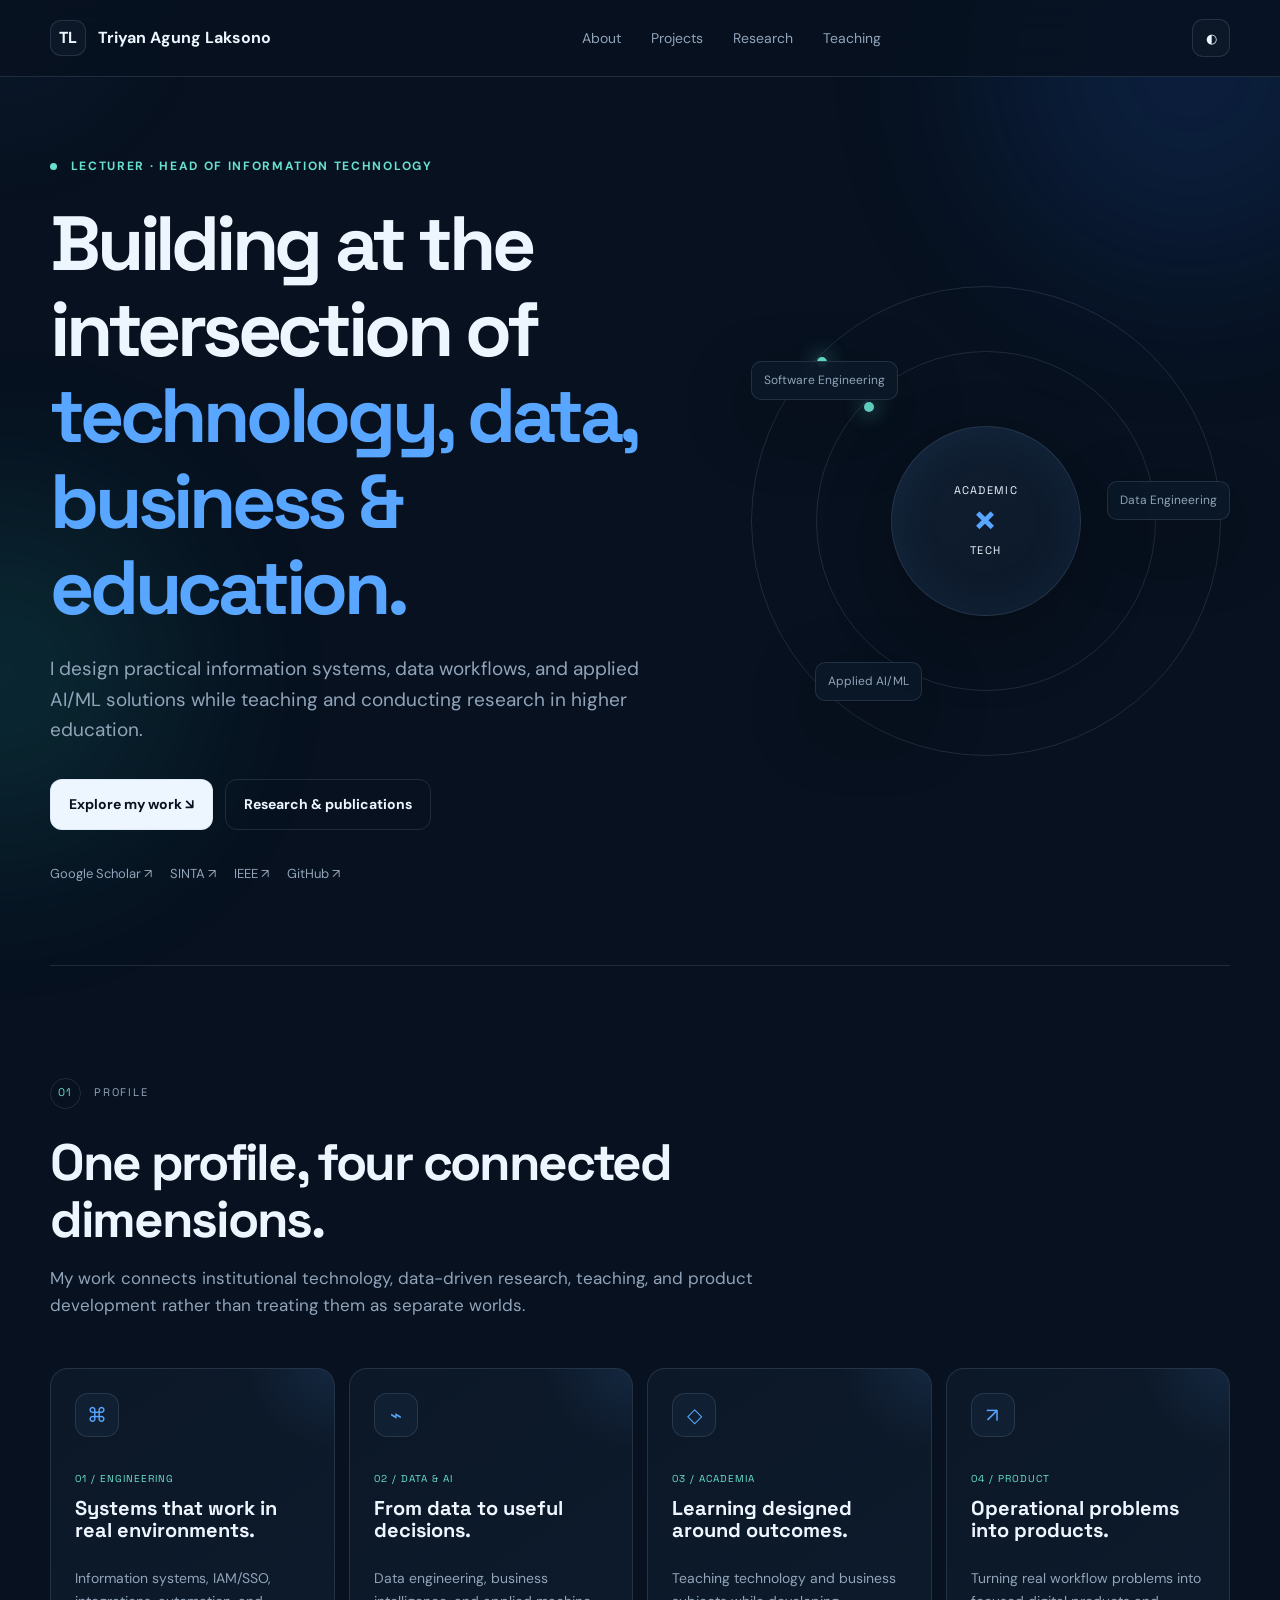
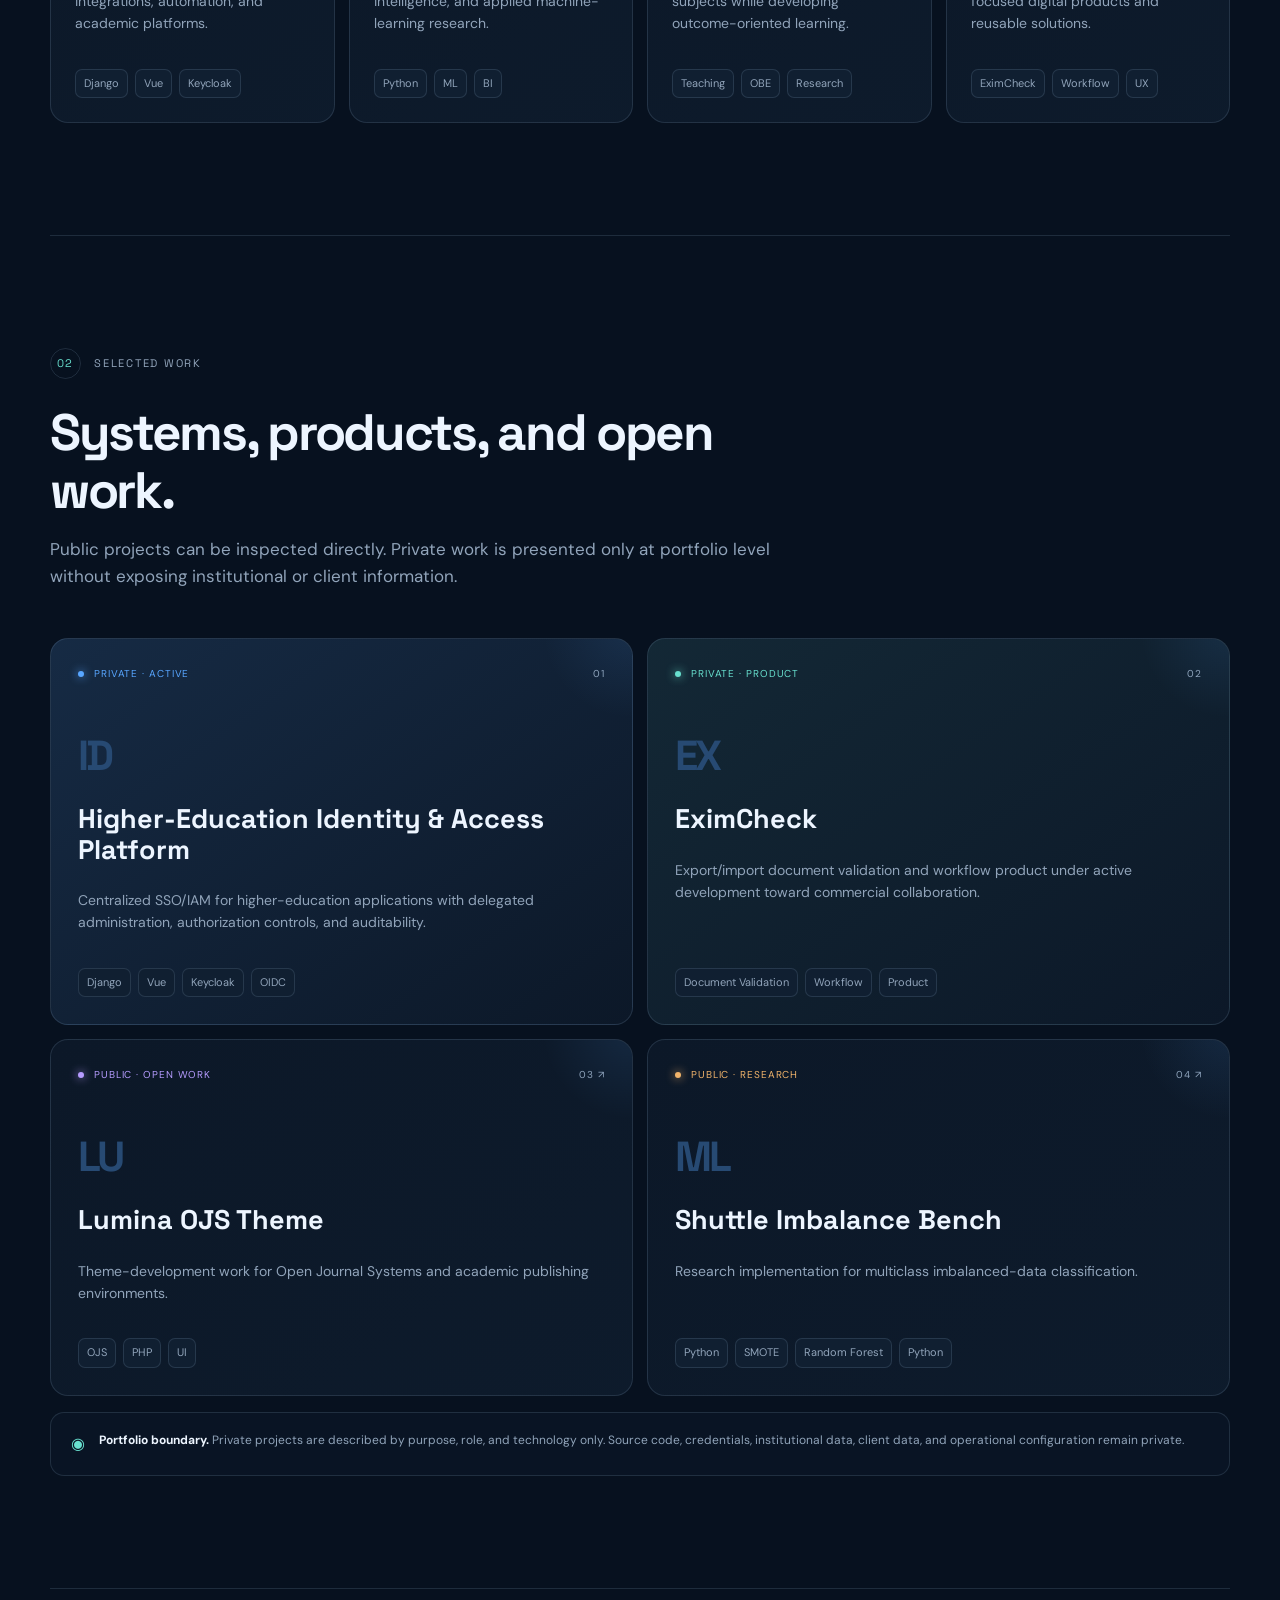
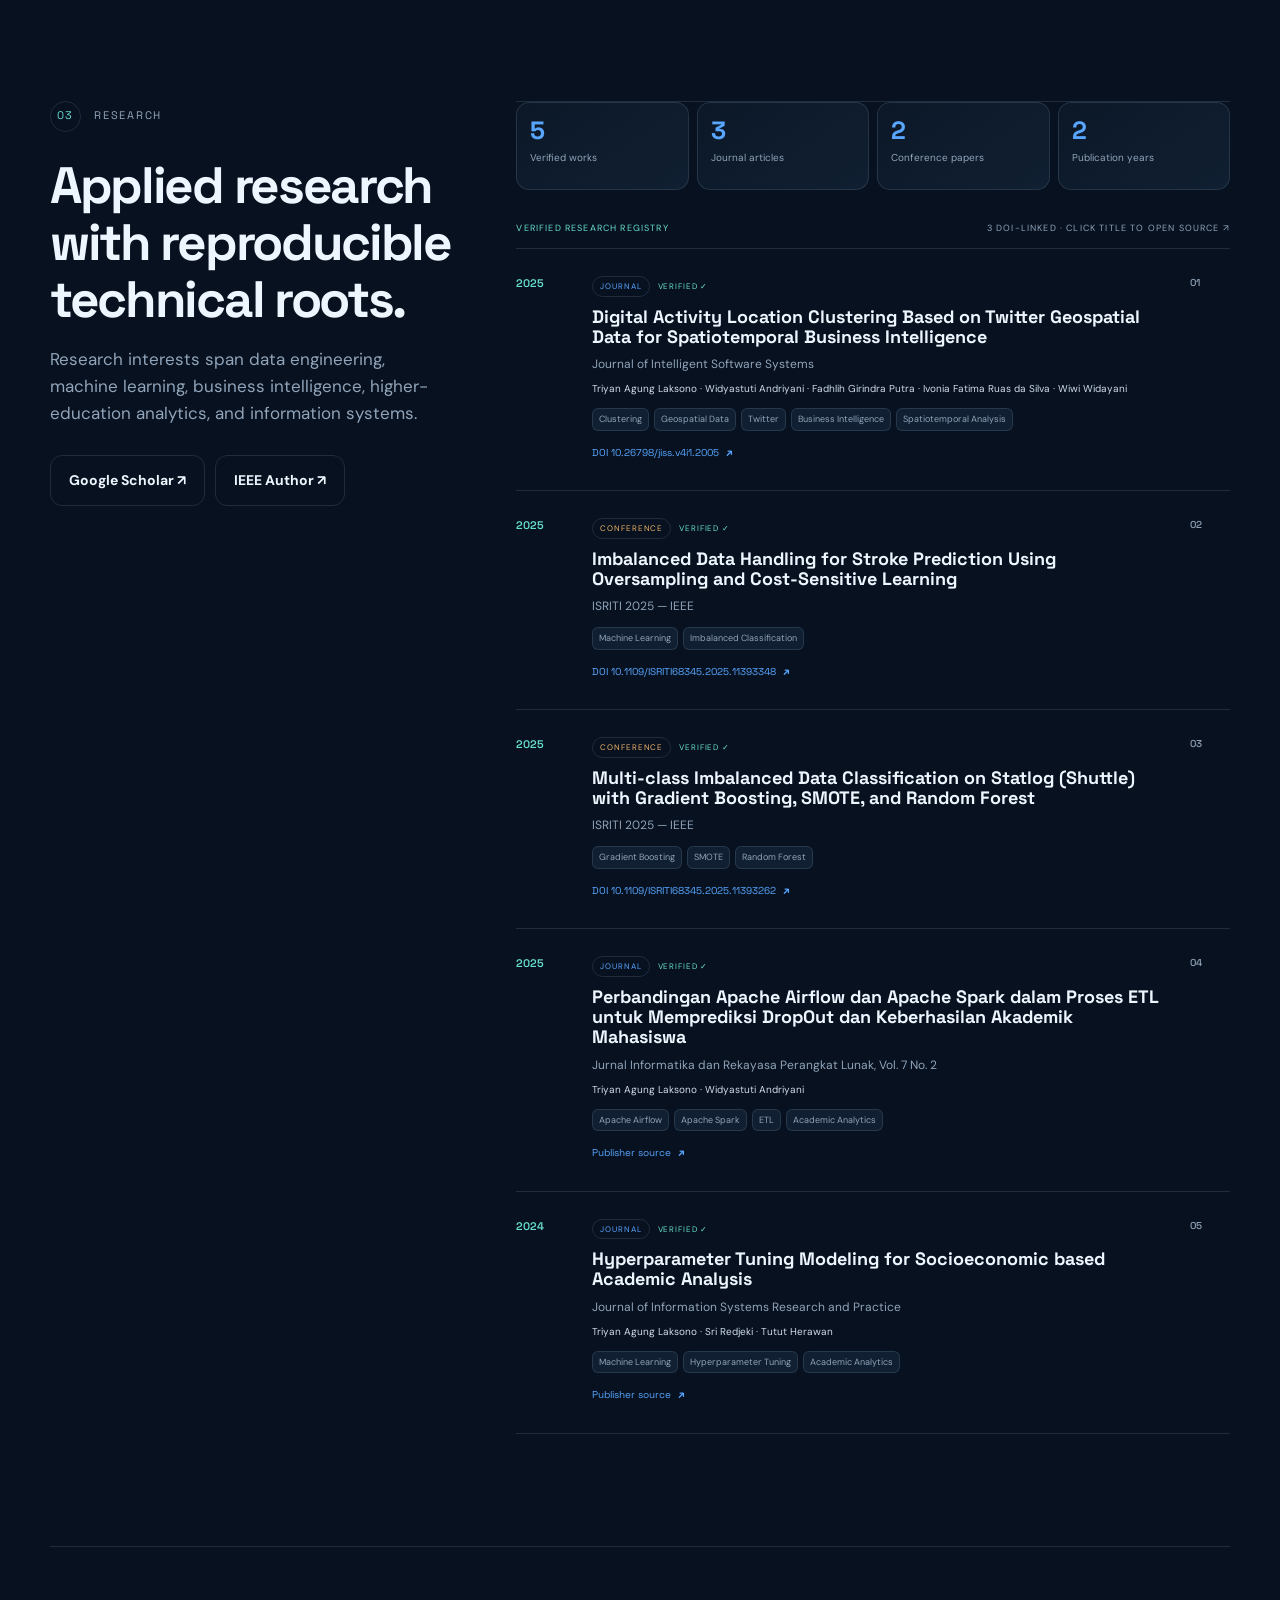
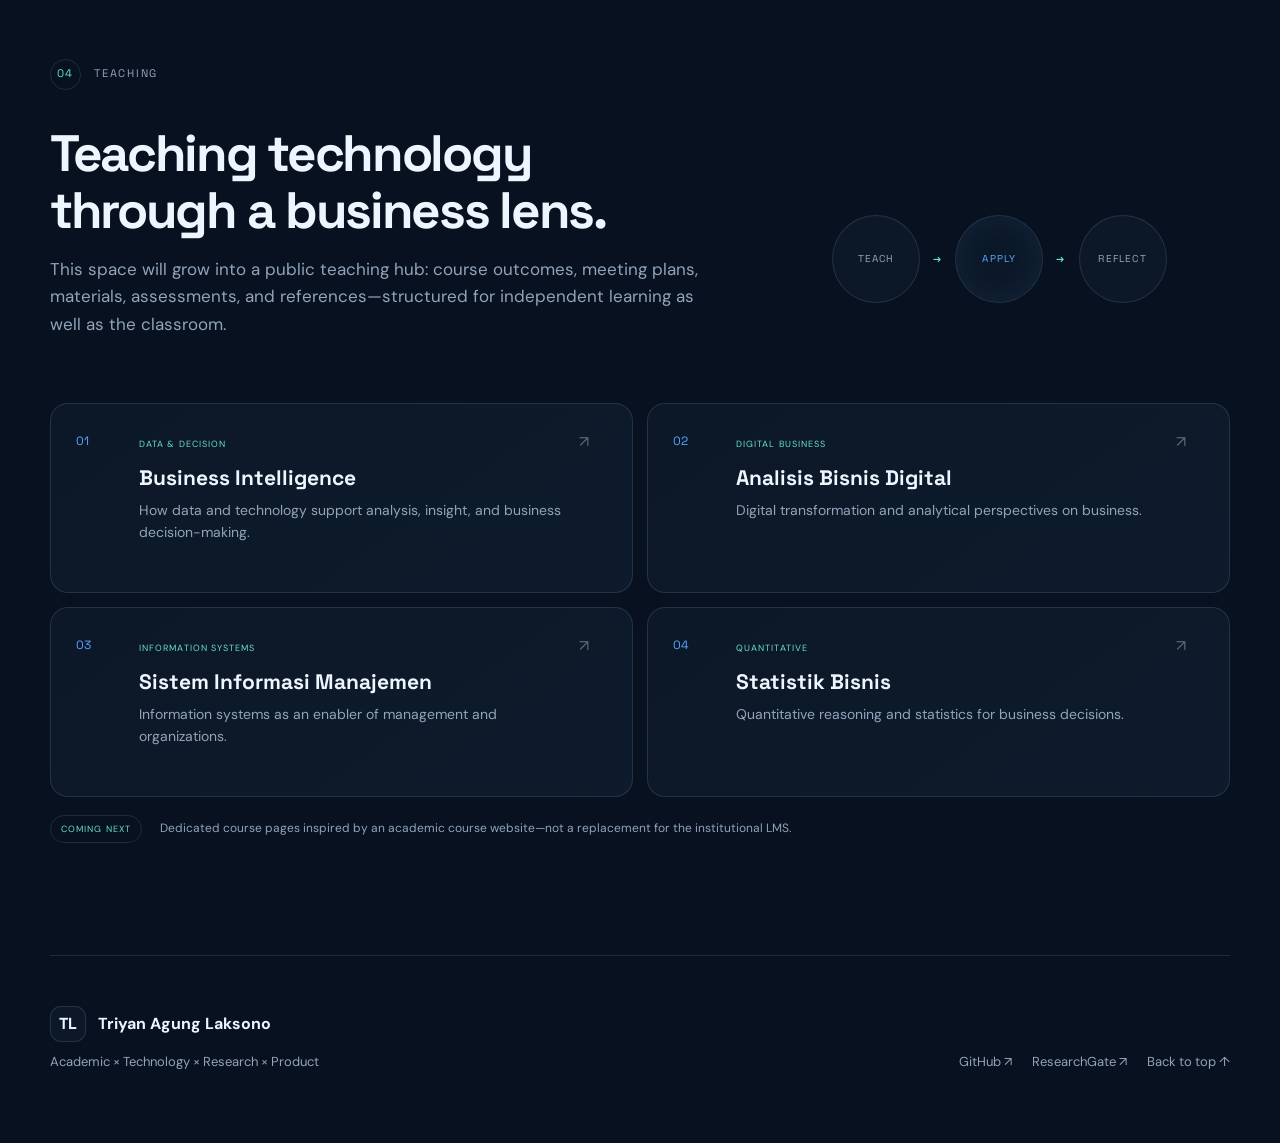
<file: index.html>
<!doctype html>
<html lang="en">
<head>
  <meta charset="UTF-8" />
  <meta name="viewport" content="width=device-width, initial-scale=1.0" />
  <meta name="description" content="Triyan Agung Laksono — Lecturer, Head of Information Technology, software and data practitioner, and applied AI/ML researcher." />
  <meta name="theme-color" content="#07111f" />
  <title>Triyan Agung Laksono — Academic × Technology</title>
  <link rel="preconnect" href="https://fonts.googleapis.com"><link rel="preconnect" href="https://fonts.gstatic.com" crossorigin>
  <link href="https://fonts.googleapis.com/css2?family=DM+Sans:wght@400;500;600;700&family=Space+Grotesk:wght@500;600;700&display=swap" rel="stylesheet">
  <link rel="stylesheet" href="./style.css" />
</head>
<body>
  <div class="ambient ambient-a"></div><div class="ambient ambient-b"></div><div id="spotlight" class="spotlight"></div>
  <header class="nav-wrap"><nav class="nav shell" aria-label="Primary navigation">
    <a class="brand" href="#home"><span class="brand-mark">TL</span><span>Triyan Agung Laksono</span></a>
    <div class="nav-links"><a href="#about">About</a><a href="#work">Projects</a><a href="#research">Research</a><a href="#teaching">Teaching</a></div>
    <button id="themeToggle" class="icon-btn" aria-label="Toggle theme" title="Toggle light/dark theme">◐</button>
  </nav></header>

  <main>
    <section id="home" class="hero shell">
      <div class="hero-copy reveal"><div class="eyebrow"><span class="pulse"></span> Lecturer · Head of Information Technology</div>
        <h1>Building at the intersection of <span>technology, data, business & education.</span></h1>
        <p class="lead">I design practical information systems, data workflows, and applied AI/ML solutions while teaching and conducting research in higher education.</p>
        <div class="hero-actions"><a class="btn primary" href="#work">Explore my work <span>↘</span></a><a class="btn ghost" href="#research">Research & publications</a></div>
        <div class="profile-links" aria-label="Academic profiles"><a href="https://scholar.google.co.id/citations?user=Xi-AIG4AAAAJ&hl=id" target="_blank" rel="noreferrer">Google Scholar ↗</a><a href="https://sinta.kemdiktisaintek.go.id/authors/profile/6989433" target="_blank" rel="noreferrer">SINTA ↗</a><a href="https://ieeexplore.ieee.org/author/759850393601369" target="_blank" rel="noreferrer">IEEE ↗</a><a href="https://github.com/Triyan31" target="_blank" rel="noreferrer">GitHub ↗</a></div>
      </div>
      <div class="hero-visual reveal" aria-hidden="true"><div class="orbit orbit-one"></div><div class="orbit orbit-two"></div><div class="core"><span>ACADEMIC</span><strong>×</strong><span>TECH</span></div><div class="float-tag tag-a">Software Engineering</div><div class="float-tag tag-b">Data Engineering</div><div class="float-tag tag-c">Applied AI/ML</div></div>
    </section>

    <section id="about" class="section shell">
      <div class="section-index reveal"><span>01</span><span>PROFILE</span></div>
      <div class="section-head reveal"><h2>One profile, four connected dimensions.</h2><p>My work connects institutional technology, data-driven research, teaching, and product development rather than treating them as separate worlds.</p></div>
      <div class="pillars">
        <article class="pillar reveal"><div class="pillar-icon">⌘</div><span class="num">01 / ENGINEERING</span><h3>Systems that work in real environments.</h3><p>Information systems, IAM/SSO, integrations, automation, and academic platforms.</p><div class="chips"><span>Django</span><span>Vue</span><span>Keycloak</span></div></article>
        <article class="pillar reveal"><div class="pillar-icon">⌁</div><span class="num">02 / DATA & AI</span><h3>From data to useful decisions.</h3><p>Data engineering, business intelligence, and applied machine-learning research.</p><div class="chips"><span>Python</span><span>ML</span><span>BI</span></div></article>
        <article class="pillar reveal"><div class="pillar-icon">◇</div><span class="num">03 / ACADEMIA</span><h3>Learning designed around outcomes.</h3><p>Teaching technology and business subjects while developing outcome-oriented learning.</p><div class="chips"><span>Teaching</span><span>OBE</span><span>Research</span></div></article>
        <article class="pillar reveal"><div class="pillar-icon">↗</div><span class="num">04 / PRODUCT</span><h3>Operational problems into products.</h3><p>Turning real workflow problems into focused digital products and reusable solutions.</p><div class="chips"><span>EximCheck</span><span>Workflow</span><span>UX</span></div></article>
      </div>
    </section>

    <section id="work" class="section shell">
      <div class="section-index reveal"><span>02</span><span>SELECTED WORK</span></div>
      <div class="section-head reveal"><h2>Systems, products, and open work.</h2><p>Public projects can be inspected directly. Private work is presented only at portfolio level without exposing institutional or client information.</p></div>
      <div class="projects">
        <article class="project project-iam featured reveal"><div class="project-top"><span class="status"><i></i> PRIVATE · ACTIVE</span><span>01</span></div><div class="project-symbol">ID</div><h3>Higher-Education Identity & Access Platform</h3><p>Centralized SSO/IAM for higher-education applications with delegated administration, authorization controls, and auditability.</p><div class="chips"><span>Django</span><span>Vue</span><span>Keycloak</span><span>OIDC</span></div></article>
        <article class="project project-product reveal"><div class="project-top"><span class="status product-status"><i></i> PRIVATE · PRODUCT</span><span>02</span></div><div class="project-symbol">EX</div><h3>EximCheck</h3><p>Export/import document validation and workflow product under active development toward commercial collaboration.</p><div class="chips"><span>Document Validation</span><span>Workflow</span><span>Product</span></div></article>
        <a class="project reveal" href="https://github.com/Triyan31/lumina-ojs-theme" target="_blank" rel="noreferrer"><div class="project-top"><span class="status public-status"><i></i> PUBLIC · OPEN WORK</span><span>03 ↗</span></div><div class="project-symbol">LU</div><h3>Lumina OJS Theme</h3><p>Theme-development work for Open Journal Systems and academic publishing environments.</p><div class="chips"><span>OJS</span><span>PHP</span><span>UI</span></div></a>
        <a class="project reveal" href="https://github.com/Triyan31/shuttle-imbalance-bench" target="_blank" rel="noreferrer"><div class="project-top"><span class="status research-status"><i></i> PUBLIC · RESEARCH</span><span>04 ↗</span></div><div class="project-symbol">ML</div><h3>Shuttle Imbalance Bench</h3><p>Research implementation for multiclass imbalanced-data classification.</p><div class="chips"><span>Python</span><span>SMOTE</span><span>Random Forest</span></div></a>
      </div>
      <div class="privacy-note reveal"><span>◉</span><p><strong>Portfolio boundary.</strong> Private projects are described by purpose, role, and technology only. Source code, credentials, institutional data, client data, and operational configuration remain private.</p></div>
    </section>

    <section id="research" class="section shell research-layout">
      <div><div class="section-index reveal"><span>03</span><span>RESEARCH</span></div><div class="section-head reveal"><h2>Applied research with reproducible technical roots.</h2><p>Research interests span data engineering, machine learning, business intelligence, higher-education analytics, and information systems.</p><div class="research-links"><a class="btn ghost" href="https://scholar.google.co.id/citations?user=Xi-AIG4AAAAJ&hl=id" target="_blank" rel="noreferrer">Google Scholar ↗</a><a class="btn ghost" href="https://ieeexplore.ieee.org/author/759850393601369" target="_blank" rel="noreferrer">IEEE Author ↗</a></div></div></div>
      <div class="publication-list reveal" aria-live="polite">
        <div class="publication-loading">Loading verified research registry…</div>
      </div>
    </section>

    <section id="teaching" class="section shell">
      <div class="section-index reveal"><span>04</span><span>TEACHING</span></div>
      <div class="teaching-intro"><div class="section-head reveal"><h2>Teaching technology through a business lens.</h2><p>This space will grow into a public teaching hub: course outcomes, meeting plans, materials, assessments, and references—structured for independent learning as well as the classroom.</p></div><div class="teaching-orbit reveal" aria-hidden="true"><span>TEACH</span><b>→</b><span>APPLY</span><b>→</b><span>REFLECT</span></div></div>
      <div class="course-grid">
        <article class="course reveal"><div class="course-no">01</div><div><span class="course-type">DATA & DECISION</span><h3>Business Intelligence</h3><p>Data, analytics, decision support, and business insight.</p></div><span class="course-arrow">↗</span></article>
        <article class="course reveal"><div class="course-no">02</div><div><span class="course-type">DIGITAL BUSINESS</span><h3>Analisis Bisnis Digital</h3><p>Digital transformation and analytical perspectives on business.</p></div><span class="course-arrow">↗</span></article>
        <article class="course reveal"><div class="course-no">03</div><div><span class="course-type">INFORMATION SYSTEMS</span><h3>Sistem Informasi Manajemen</h3><p>Information systems as an enabler of management and organizations.</p></div><span class="course-arrow">↗</span></article>
        <article class="course reveal"><div class="course-no">04</div><div><span class="course-type">QUANTITATIVE</span><h3>Statistik Bisnis</h3><p>Quantitative reasoning and statistics for business decisions.</p></div><span class="course-arrow">↗</span></article>
      </div>
      <div class="teaching-next reveal"><span>COMING NEXT</span><p>Dedicated course pages inspired by an academic course website—not a replacement for the institutional LMS.</p></div>
    </section>
  </main>

  <footer class="footer shell"><div><div class="brand footer-brand"><span class="brand-mark">TL</span><span>Triyan Agung Laksono</span></div><p>Academic × Technology × Research × Product</p></div><div class="footer-links"><a href="https://github.com/Triyan31">GitHub ↗</a><a href="https://www.researchgate.net/profile/Triyan-Laksono">ResearchGate ↗</a><a href="#home">Back to top ↑</a></div></footer>
  <script src="./script.js"></script>
</body></html>
</file>
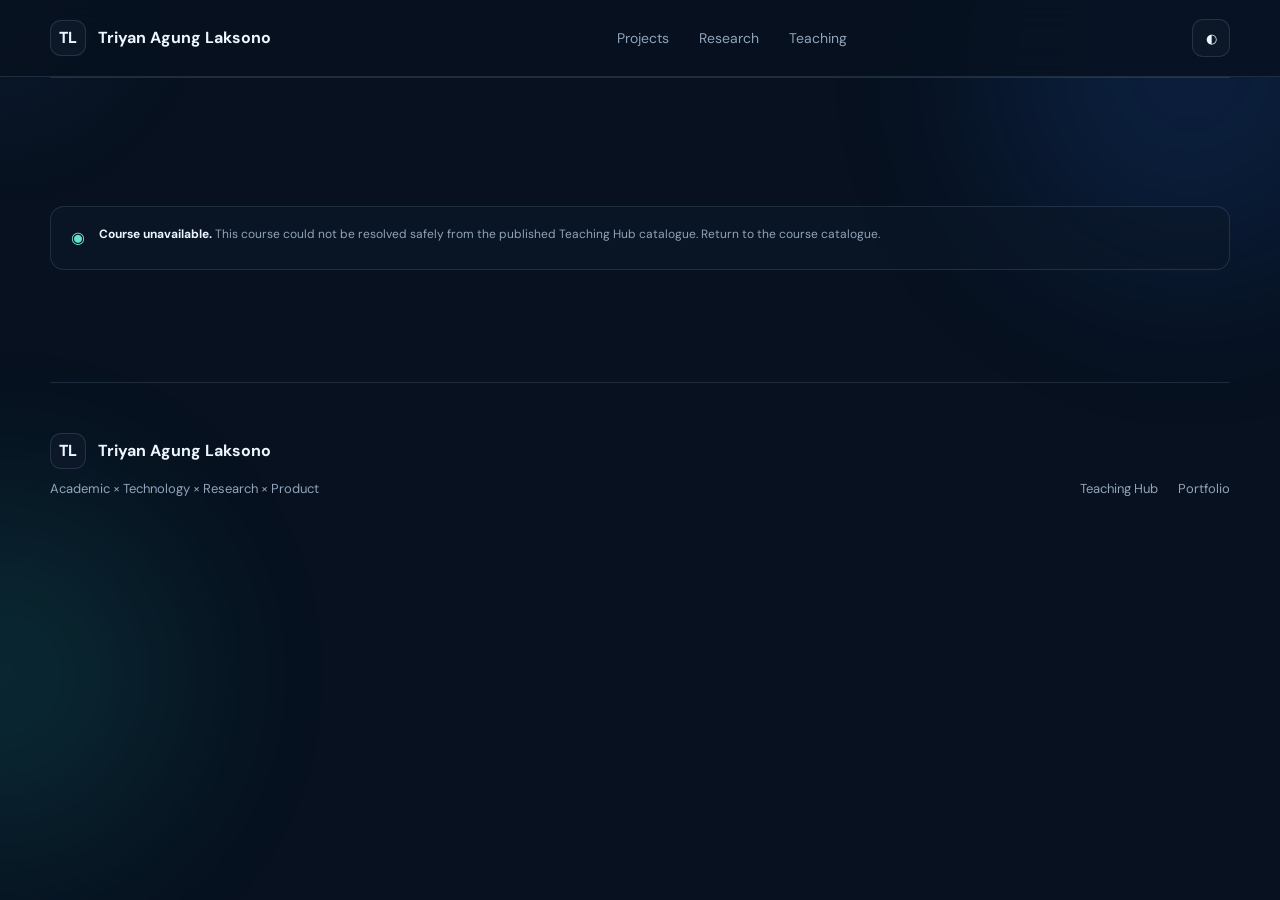
<file: course.html>
<!doctype html>
<html lang="en">
<head>
  <meta charset="UTF-8" />
  <meta name="viewport" content="width=device-width, initial-scale=1.0" />
  <meta name="description" content="Teaching Hub course profile by Triyan Agung Laksono." />
  <meta name="theme-color" content="#07111f" />
  <title>Course — Teaching Hub</title>
  <link rel="preconnect" href="https://fonts.googleapis.com"><link rel="preconnect" href="https://fonts.gstatic.com" crossorigin>
  <link href="https://fonts.googleapis.com/css2?family=DM+Sans:wght@400;500;600;700&family=Space+Grotesk:wght@500;600;700&display=swap" rel="stylesheet">
  <link rel="stylesheet" href="./style.css" />
</head>
<body>
  <div class="ambient ambient-a"></div><div class="ambient ambient-b"></div><div id="spotlight" class="spotlight"></div>
  <header class="nav-wrap"><nav class="nav shell" aria-label="Primary navigation">
    <a class="brand" href="./index.html"><span class="brand-mark">TL</span><span>Triyan Agung Laksono</span></a>
    <div class="nav-links"><a href="./index.html#work">Projects</a><a href="./index.html#research">Research</a><a href="./teaching.html" aria-current="page">Teaching</a></div>
    <button id="themeToggle" class="icon-btn" aria-label="Toggle theme" title="Toggle light/dark theme">◐</button>
  </nav></header>

  <main id="coursePage" hidden>
    <section class="hero shell teaching-hub-hero">
      <div class="hero-copy reveal visible">
        <div class="eyebrow"><span class="pulse"></span><span id="courseType"></span></div>
        <h1 id="courseTitle"></h1>
        <p id="courseDescription" class="lead"></p>
        <div class="hero-actions"><a class="btn primary" href="#course-profile">Explore course profile <span>↘</span></a><a class="btn ghost" href="./teaching.html">All courses</a></div>
      </div>
      <div class="hero-visual reveal visible" aria-hidden="true"><div class="orbit orbit-one"></div><div class="orbit orbit-two"></div><div class="core"><span>TEACH</span><strong>×</strong><span>APPLY</span></div><div class="float-tag tag-a">Focus</div><div class="float-tag tag-b">Approach</div><div class="float-tag tag-c">Tools</div></div>
    </section>

    <section id="course-profile" class="section shell">
      <div class="section-index reveal visible"><span>01</span><span>COURSE PROFILE</span></div>
      <div class="section-head reveal visible"><h2>What I teach and how I approach it.</h2><p>This public profile highlights the course focus and teaching approach. Detailed academic administration and learning activity remain in the institutional LMS.</p></div>
      <div id="courseProfile" class="pillars" hidden>
        <article class="pillar reveal visible"><div class="pillar-icon">01</div><span class="num">FOCUS</span><h3>Focus areas</h3><div id="courseFocus"></div></article>
        <article class="pillar reveal visible"><div class="pillar-icon">02</div><span class="num">APPROACH</span><h3>Teaching approach</h3><div id="courseApproach"></div></article>
        <article class="pillar reveal visible"><div class="pillar-icon">03</div><span class="num">TOOLS</span><h3>Tools</h3><div id="courseTools"></div></article>
      </div>
      <div id="courseProfilePending" class="privacy-note reveal visible" hidden><span>◉</span><p><strong>Profile in preparation.</strong> This course is published in the catalogue, while its public teaching profile is still being prepared.</p></div>
    </section>

    <section class="section shell"><div class="privacy-note reveal visible"><span>◉</span><p><strong>Public portfolio boundary.</strong> This page is a teaching profile, not a replacement for Moodle. RPS documents, course files, enrolment, attendance, quizzes, submissions, grades, and student-specific feedback are not published here.</p></div></section>
  </main>

  <main id="courseError" class="section shell" hidden>
    <div class="privacy-note teaching-error"><span>◉</span><p><strong>Course unavailable.</strong> This course could not be resolved safely from the published Teaching Hub catalogue. Return to the <a href="./teaching.html">course catalogue</a>.</p></div>
  </main>

  <footer class="footer shell"><div><div class="brand footer-brand"><span class="brand-mark">TL</span><span>Triyan Agung Laksono</span></div><p>Academic × Technology × Research × Product</p></div><div class="footer-links"><a href="./teaching.html">Teaching Hub</a><a href="./index.html">Portfolio</a></div></footer>
  <script src="./script.js"></script>
  <script src="./course.js"></script>
</body></html>
</file>
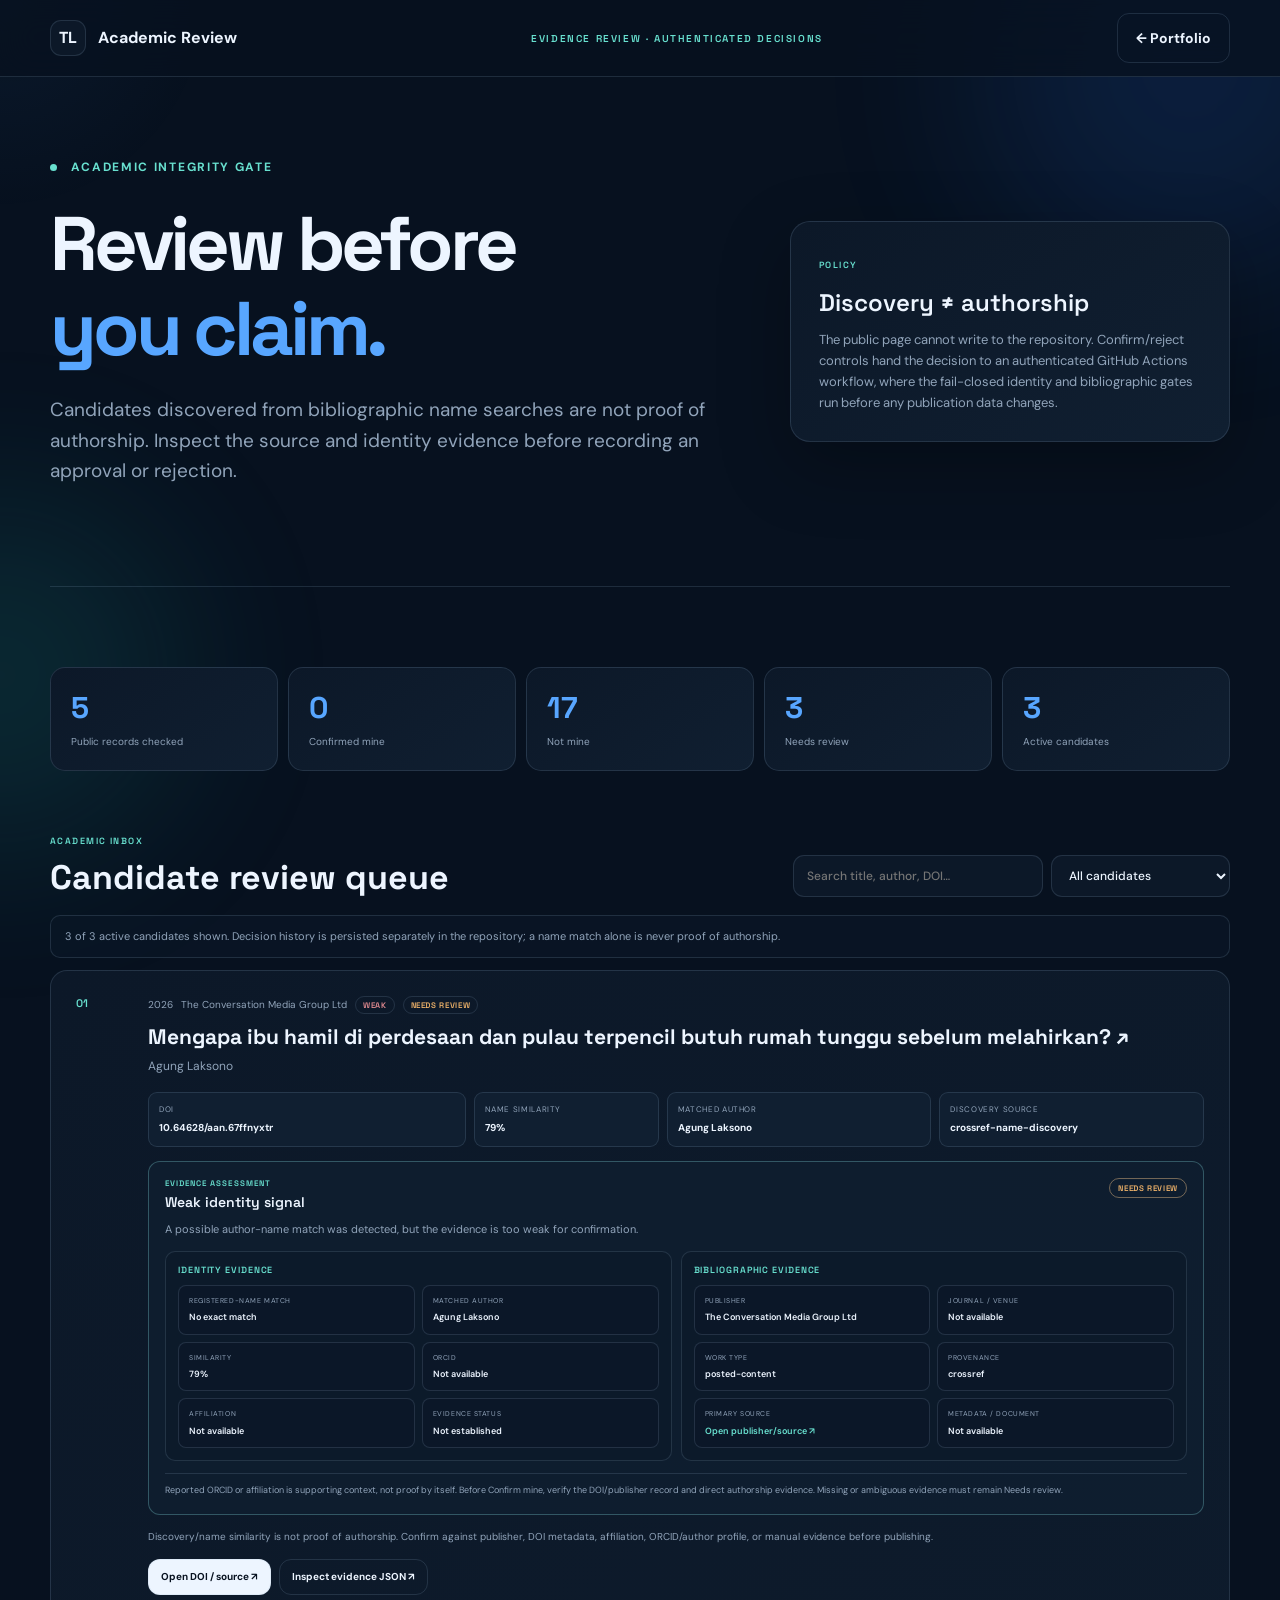
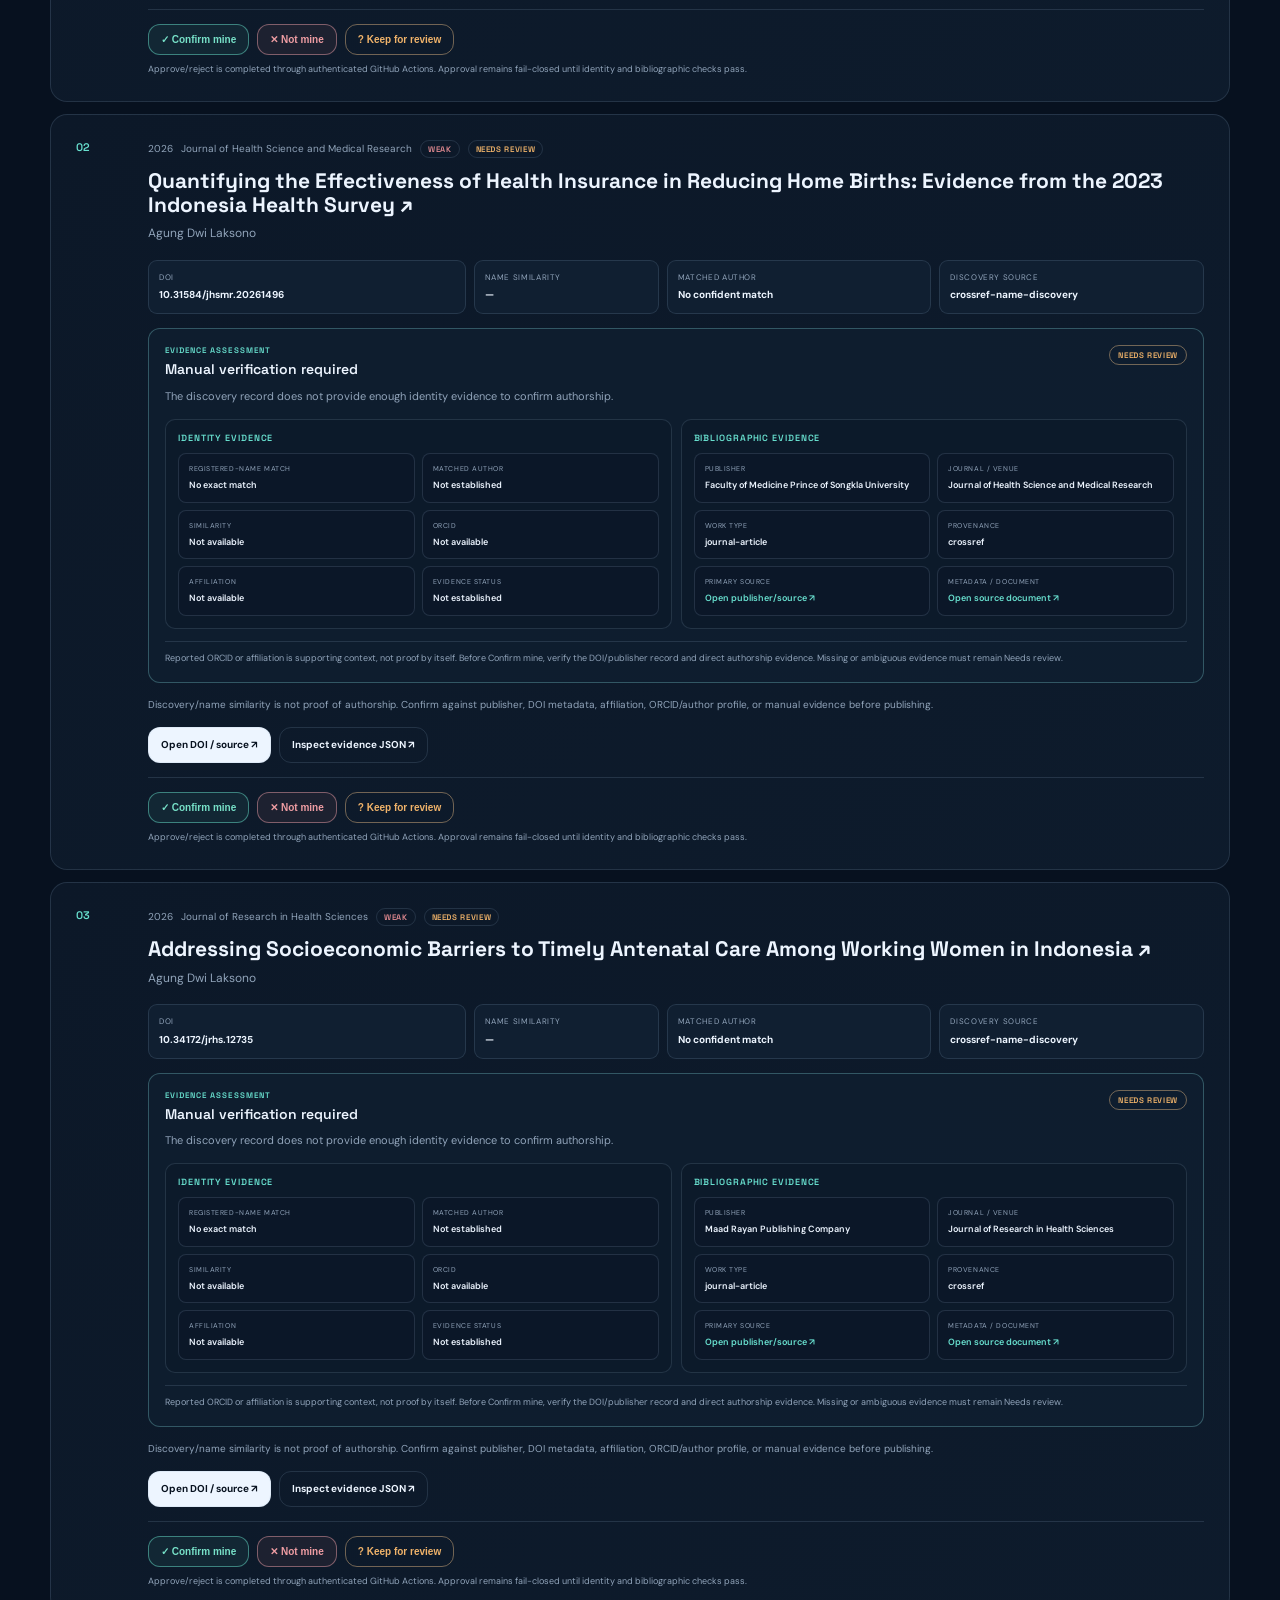
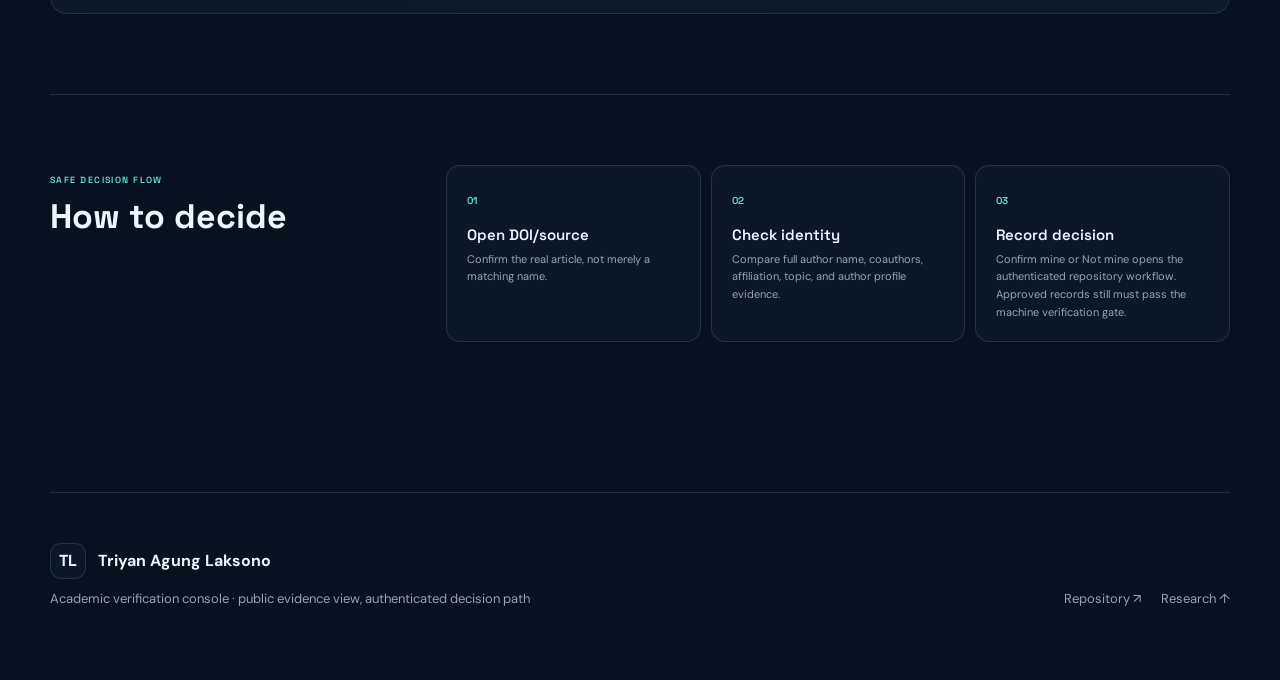
<file: review.html>
<!doctype html>
<html lang="en">
<head>
  <meta charset="UTF-8" />
  <meta name="viewport" content="width=device-width, initial-scale=1.0" />
  <meta name="robots" content="noindex,nofollow" />
  <meta name="theme-color" content="#07111f" />
  <title>Academic Review Queue — Triyan Agung Laksono</title>
  <link rel="preconnect" href="https://fonts.googleapis.com"><link rel="preconnect" href="https://fonts.gstatic.com" crossorigin>
  <link href="https://fonts.googleapis.com/css2?family=DM+Sans:wght@400;500;600;700&family=Space+Grotesk:wght@500;600;700&display=swap" rel="stylesheet">
  <link rel="stylesheet" href="./style.css" />
  <link rel="stylesheet" href="./review.css" />
</head>
<body class="review-page">
  <div class="ambient ambient-a"></div><div class="ambient ambient-b"></div><div id="spotlight" class="spotlight"></div>
  <header class="nav-wrap"><nav class="nav shell" aria-label="Review navigation">
    <a class="brand" href="./"><span class="brand-mark">TL</span><span>Academic Review</span></a>
    <div class="review-nav-note">EVIDENCE REVIEW · AUTHENTICATED DECISIONS</div>
    <a class="btn ghost" href="./#research">← Portfolio</a>
  </nav></header>
  <main class="review-shell shell">
    <section class="review-hero">
      <div><div class="eyebrow"><span class="pulse"></span> Academic integrity gate</div><h1>Review before <span>you claim.</span></h1><p class="lead">Candidates discovered from bibliographic name searches are not proof of authorship. Inspect the source and identity evidence before recording an approval or rejection.</p></div>
      <div class="review-policy"><span>POLICY</span><strong>Discovery ≠ authorship</strong><p>The public page cannot write to the repository. Confirm/reject controls hand the decision to an authenticated GitHub Actions workflow, where the fail-closed identity and bibliographic gates run before any publication data changes.</p></div>
    </section>
    <section class="review-dashboard">
      <div id="reviewStats" class="review-stats"></div>
      <div class="review-toolbar"><div><span class="section-kicker">ACADEMIC INBOX</span><h2>Candidate review queue</h2></div><div class="review-controls"><input id="reviewSearch" type="search" placeholder="Search title, author, DOI…" aria-label="Search candidates"><select id="reviewFilter" aria-label="Filter candidates"><option value="all">All candidates</option><option value="strong">Stronger name match</option><option value="weak">Weak / no name match</option></select></div></div>
      <div id="reviewNotice" class="review-notice">Loading the latest verification report…</div>
      <div id="reviewQueue" class="review-queue"></div>
    </section>
    <section class="review-how"><div><span class="section-kicker">SAFE DECISION FLOW</span><h2>How to decide</h2></div><div class="review-steps"><article><b>01</b><strong>Open DOI/source</strong><p>Confirm the real article, not merely a matching name.</p></article><article><b>02</b><strong>Check identity</strong><p>Compare full author name, coauthors, affiliation, topic, and author profile evidence.</p></article><article><b>03</b><strong>Record decision</strong><p>Confirm mine or Not mine opens the authenticated repository workflow. Approved records still must pass the machine verification gate.</p></article></div></section>
  </main>
  <footer class="footer shell"><div><div class="brand footer-brand"><span class="brand-mark">TL</span><span>Triyan Agung Laksono</span></div><p>Academic verification console · public evidence view, authenticated decision path</p></div><div class="footer-links"><a href="https://github.com/Triyan31/Triyan31.github.io" target="_blank" rel="noreferrer">Repository ↗</a><a href="./#research">Research ↑</a></div></footer>
  <script src="./review-integrity.js"></script>
  <script src="./review.js"></script>
</body></html>
</file>
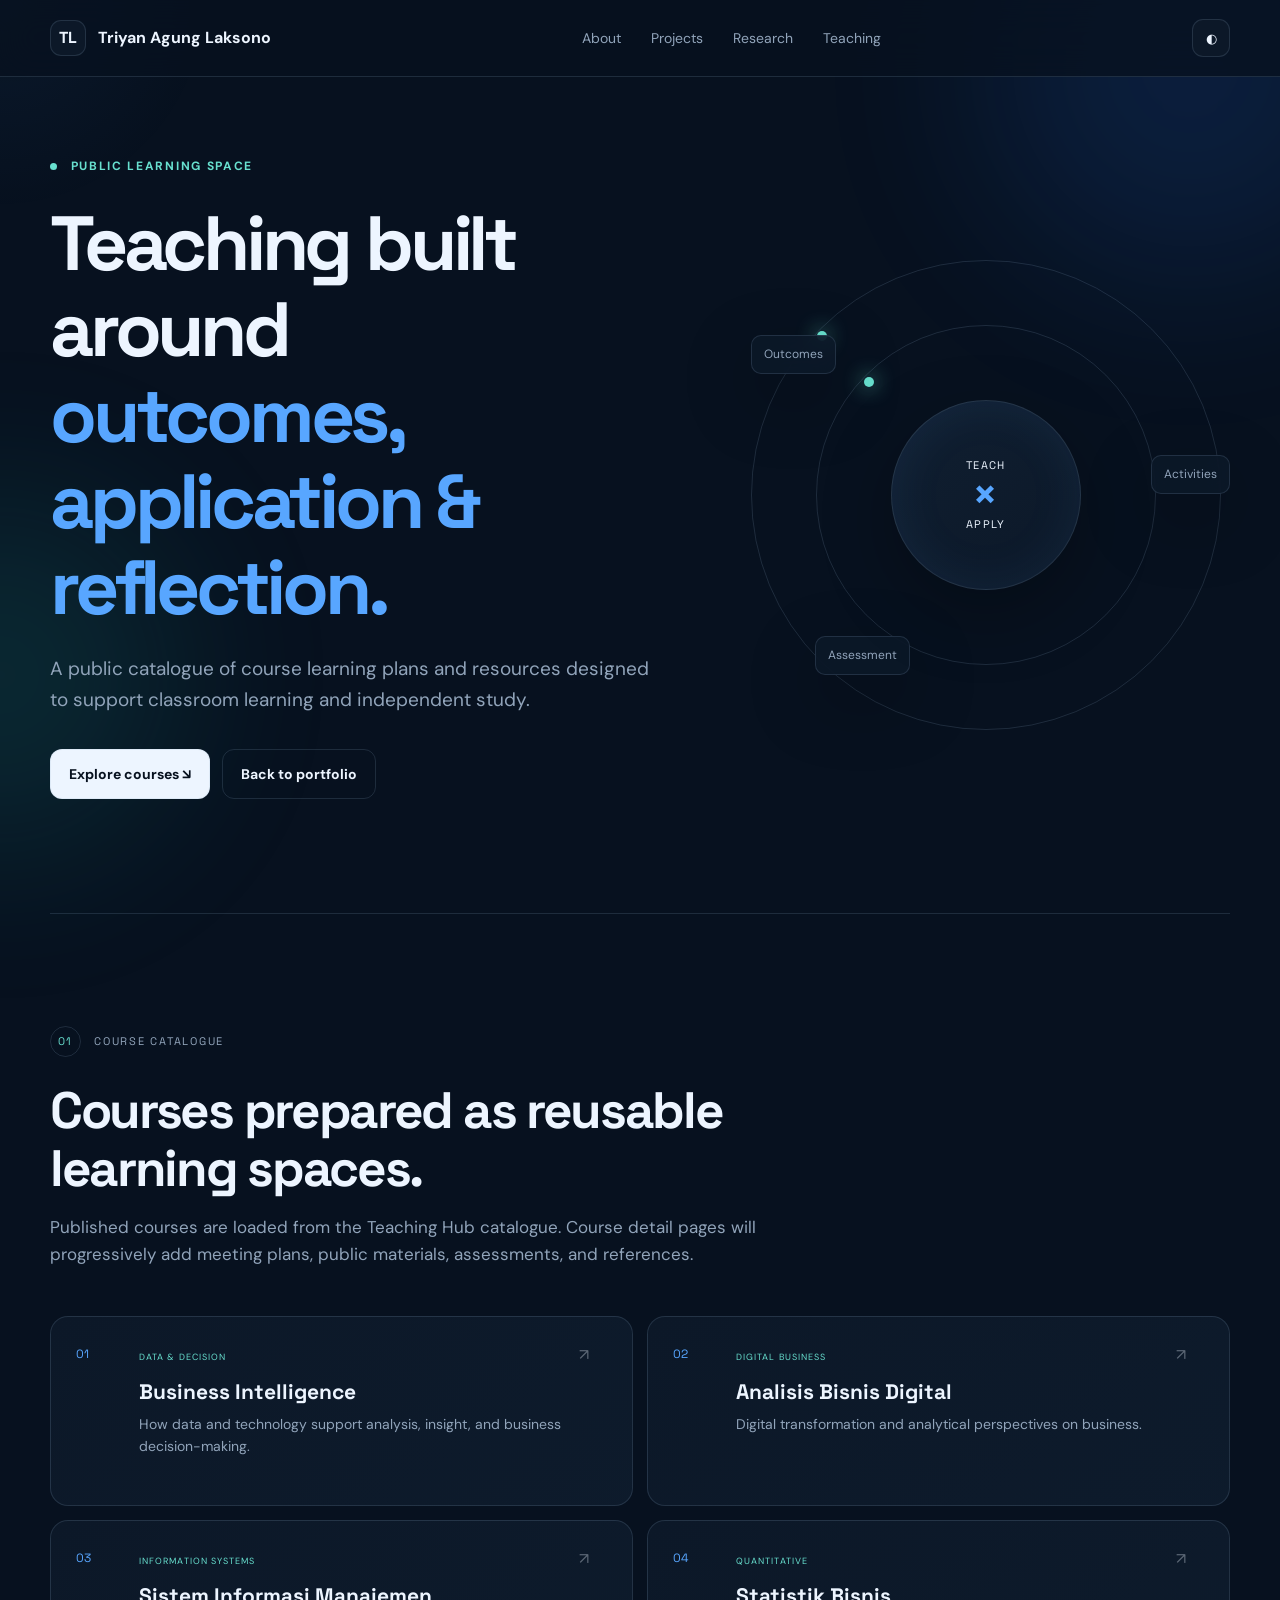
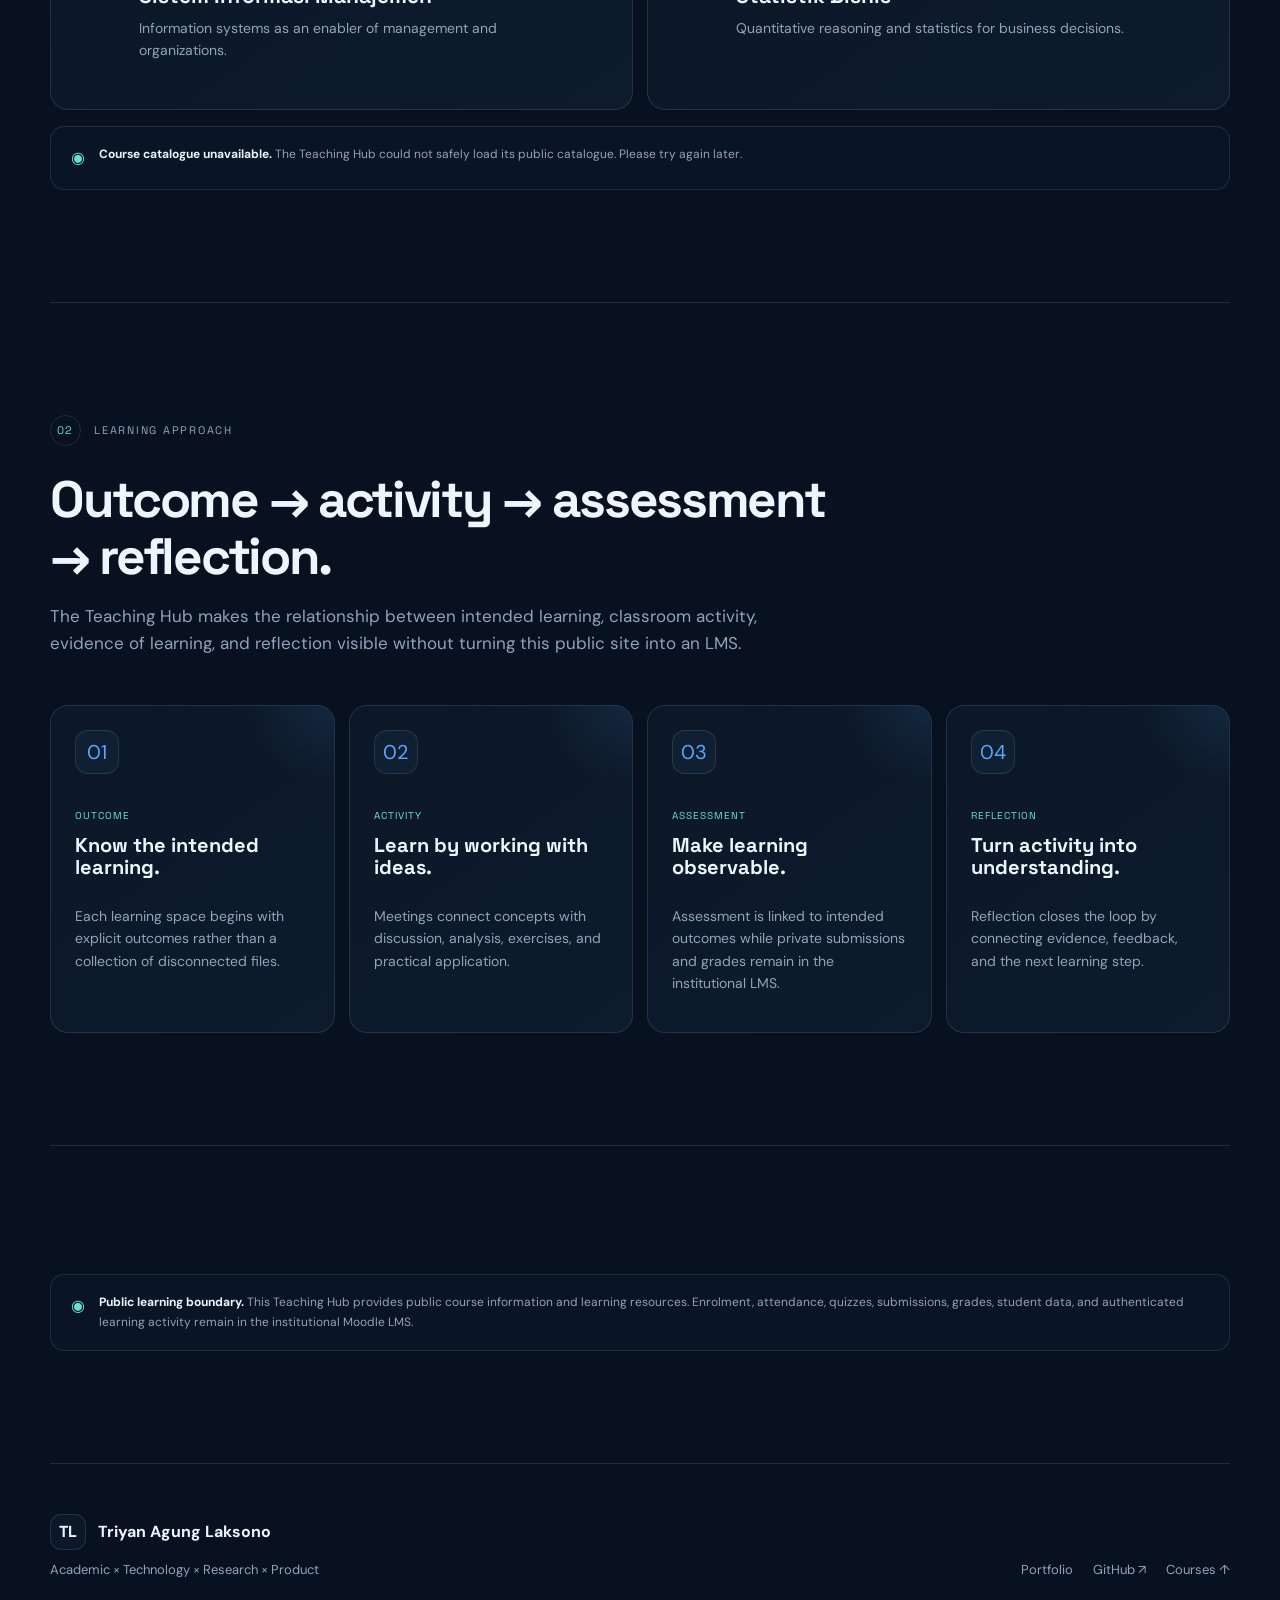
<file: teaching.html>
<!doctype html>
<html lang="en">
<head>
  <meta charset="UTF-8" />
  <meta name="viewport" content="width=device-width, initial-scale=1.0" />
  <meta name="description" content="Teaching Hub — public course catalogue, learning outcomes, meeting plans, materials, assessments, and references by Triyan Agung Laksono." />
  <meta name="theme-color" content="#07111f" />
  <title>Teaching Hub — Triyan Agung Laksono</title>
  <link rel="preconnect" href="https://fonts.googleapis.com"><link rel="preconnect" href="https://fonts.gstatic.com" crossorigin>
  <link href="https://fonts.googleapis.com/css2?family=DM+Sans:wght@400;500;600;700&family=Space+Grotesk:wght@500;600;700&display=swap" rel="stylesheet">
  <link rel="stylesheet" href="./style.css" />
</head>
<body>
  <div class="ambient ambient-a"></div><div class="ambient ambient-b"></div><div id="spotlight" class="spotlight"></div>
  <header class="nav-wrap"><nav class="nav shell" aria-label="Primary navigation">
    <a class="brand" href="./index.html"><span class="brand-mark">TL</span><span>Triyan Agung Laksono</span></a>
    <div class="nav-links"><a href="./index.html#about">About</a><a href="./index.html#work">Projects</a><a href="./index.html#research">Research</a><a href="./teaching.html" aria-current="page">Teaching</a></div>
    <button id="themeToggle" class="icon-btn" aria-label="Toggle theme" title="Toggle light/dark theme">◐</button>
  </nav></header>

  <main>
    <section class="hero shell teaching-hub-hero">
      <div class="hero-copy reveal">
        <div class="eyebrow"><span class="pulse"></span> PUBLIC LEARNING SPACE</div>
        <h1>Teaching built around <span>outcomes, application & reflection.</span></h1>
        <p class="lead">A public catalogue of course learning plans and resources designed to support classroom learning and independent study.</p>
        <div class="hero-actions"><a class="btn primary" href="#courses">Explore courses <span>↘</span></a><a class="btn ghost" href="./index.html#teaching">Back to portfolio</a></div>
      </div>
      <div class="hero-visual reveal" aria-hidden="true"><div class="orbit orbit-one"></div><div class="orbit orbit-two"></div><div class="core"><span>TEACH</span><strong>×</strong><span>APPLY</span></div><div class="float-tag tag-a">Outcomes</div><div class="float-tag tag-b">Activities</div><div class="float-tag tag-c">Assessment</div></div>
    </section>

    <section id="courses" class="section shell">
      <div class="section-index reveal"><span>01</span><span>COURSE CATALOGUE</span></div>
      <div class="section-head reveal"><h2>Courses prepared as reusable learning spaces.</h2><p>Published courses are loaded from the Teaching Hub catalogue. Course detail pages will progressively add meeting plans, public materials, assessments, and references.</p></div>
      <div id="teachingCatalogue" class="course-grid" aria-live="polite"><p class="teaching-state">Loading published courses…</p></div>
      <div id="teachingCatalogueError" class="privacy-note teaching-error" role="status" hidden><span>◉</span><p><strong>Course catalogue unavailable.</strong> The Teaching Hub could not safely load its public catalogue. Please try again later.</p></div>
    </section>

    <section class="section shell">
      <div class="section-index reveal"><span>02</span><span>LEARNING APPROACH</span></div>
      <div class="section-head reveal"><h2>Outcome → activity → assessment → reflection.</h2><p>The Teaching Hub makes the relationship between intended learning, classroom activity, evidence of learning, and reflection visible without turning this public site into an LMS.</p></div>
      <div class="pillars">
        <article class="pillar reveal"><div class="pillar-icon">01</div><span class="num">OUTCOME</span><h3>Know the intended learning.</h3><p>Each learning space begins with explicit outcomes rather than a collection of disconnected files.</p></article>
        <article class="pillar reveal"><div class="pillar-icon">02</div><span class="num">ACTIVITY</span><h3>Learn by working with ideas.</h3><p>Meetings connect concepts with discussion, analysis, exercises, and practical application.</p></article>
        <article class="pillar reveal"><div class="pillar-icon">03</div><span class="num">ASSESSMENT</span><h3>Make learning observable.</h3><p>Assessment is linked to intended outcomes while private submissions and grades remain in the institutional LMS.</p></article>
        <article class="pillar reveal"><div class="pillar-icon">04</div><span class="num">REFLECTION</span><h3>Turn activity into understanding.</h3><p>Reflection closes the loop by connecting evidence, feedback, and the next learning step.</p></article>
      </div>
    </section>

    <section class="section shell">
      <div class="privacy-note reveal"><span>◉</span><p><strong>Public learning boundary.</strong> This Teaching Hub provides public course information and learning resources. Enrolment, attendance, quizzes, submissions, grades, student data, and authenticated learning activity remain in the institutional Moodle LMS.</p></div>
    </section>
  </main>

  <footer class="footer shell"><div><div class="brand footer-brand"><span class="brand-mark">TL</span><span>Triyan Agung Laksono</span></div><p>Academic × Technology × Research × Product</p></div><div class="footer-links"><a href="./index.html">Portfolio</a><a href="https://github.com/Triyan31" target="_blank" rel="noreferrer">GitHub ↗</a><a href="#courses">Courses ↑</a></div></footer>
  <script src="./script.js"></script>
  <script src="./teaching.js"></script>
</body></html>
</file>
<file: style.css>
:root{--bg:#07111f;--surface:#0c1828;--surface2:#101f31;--text:#edf5ff;--muted:#91a4ba;--line:rgba(151,178,207,.17);--accent:#58a6ff;--accent2:#68e0cf;--shadow:0 24px 70px rgba(0,0,0,.28)}*{box-sizing:border-box}html{scroll-behavior:smooth}body{margin:0;background:var(--bg);color:var(--text);font-family:'DM Sans',sans-serif;line-height:1.6;overflow-x:hidden;transition:background .3s,color .3s}body.light{--bg:#f4f7fb;--surface:#fff;--surface2:#edf3f9;--text:#102033;--muted:#5d6d80;--line:rgba(16,32,51,.12);--shadow:0 24px 70px rgba(38,61,89,.12)}a{color:inherit;text-decoration:none}.shell{width:min(1180px,calc(100% - 40px));margin:auto}.ambient{position:fixed;border-radius:50%;filter:blur(90px);opacity:.13;pointer-events:none;z-index:-2}.ambient-a{width:420px;height:420px;background:#2878ff;top:-140px;right:-120px}.ambient-b{width:360px;height:360px;background:#22c7b8;bottom:5%;left:-180px}.spotlight{position:fixed;width:440px;height:440px;border-radius:50%;pointer-events:none;z-index:-1;background:radial-gradient(circle,rgba(88,166,255,.055),transparent 68%);transform:translate(-50%,-50%);transition:opacity .2s}.nav-wrap{position:sticky;top:0;z-index:50;background:color-mix(in srgb,var(--bg) 78%,transparent);backdrop-filter:blur(18px);border-bottom:1px solid var(--line)}.nav{height:76px;display:flex;align-items:center;justify-content:space-between}.brand{display:flex;align-items:center;gap:12px;font-weight:700}.brand-mark{display:grid;place-items:center;width:36px;height:36px;border:1px solid var(--line);border-radius:11px;font-family:'Space Grotesk';background:var(--surface)}.nav-links{display:flex;gap:30px;color:var(--muted);font-size:14px}.nav-links a{position:relative;transition:color .2s}.nav-links a:after{content:"";position:absolute;left:0;right:100%;bottom:-9px;height:2px;background:var(--accent);transition:right .25s}.nav-links a:hover,.nav-links a.active,.profile-links a:hover,.footer-links a:hover{color:var(--text)}.nav-links a.active:after,.nav-links a:hover:after{right:0}.icon-btn{width:38px;height:38px;border:1px solid var(--line);background:var(--surface);color:var(--text);border-radius:11px;cursor:pointer}.hero{min-height:calc(100vh - 76px);display:grid;grid-template-columns:1.12fr .88fr;align-items:center;gap:70px;padding:80px 0}.eyebrow{font-size:12px;letter-spacing:.14em;text-transform:uppercase;color:var(--accent2);font-weight:700}.pulse{display:inline-block;width:7px;height:7px;border-radius:50%;background:var(--accent2);margin-right:9px;box-shadow:0 0 0 0 rgba(104,224,207,.5);animation:pulse 2s infinite}@keyframes pulse{70%{box-shadow:0 0 0 9px rgba(104,224,207,0)}}h1,h2,h3{font-family:'Space Grotesk',sans-serif;line-height:1.12}h1{font-size:clamp(48px,6vw,82px);letter-spacing:-.055em;margin:24px 0}h1 span{display:block;color:var(--accent)}.lead{font-size:19px;color:var(--muted);max-width:700px}.hero-actions{display:flex;gap:12px;margin:34px 0}.btn{padding:13px 18px;border-radius:12px;border:1px solid var(--line);font-weight:700;font-size:14px;transition:transform .2s,background .2s,border-color .2s}.btn:hover{transform:translateY(-2px);border-color:rgba(88,166,255,.45)}.btn.primary{background:var(--text);color:var(--bg)}.btn.ghost:hover{background:var(--surface)}.profile-links{display:flex;flex-wrap:wrap;gap:18px;color:var(--muted);font-size:13px}.hero-visual{height:500px;position:relative;display:grid;place-items:center}.core{width:190px;height:190px;border-radius:50%;background:linear-gradient(145deg,var(--surface2),var(--surface));border:1px solid var(--line);box-shadow:var(--shadow),inset 0 0 50px rgba(88,166,255,.08);display:grid;place-content:center;text-align:center;z-index:2;font-family:'Space Grotesk';letter-spacing:.12em;font-size:11px}.core strong{font-size:42px;color:var(--accent);line-height:1}.orbit{position:absolute;border:1px solid var(--line);border-radius:50%;animation:spin 22s linear infinite}.orbit-one{width:340px;height:340px}.orbit-two{width:470px;height:470px;animation-direction:reverse;animation-duration:30s}.orbit:before{content:"";position:absolute;width:10px;height:10px;background:var(--accent2);border-radius:50%;top:15%;left:14%;box-shadow:0 0 20px var(--accent2)}@keyframes spin{to{transform:rotate(360deg)}}.float-tag{position:absolute;padding:9px 12px;border:1px solid var(--line);background:color-mix(in srgb,var(--surface) 88%,transparent);backdrop-filter:blur(12px);border-radius:10px;font-size:12px;color:var(--muted);box-shadow:var(--shadow);animation:float 5s ease-in-out infinite}.tag-a{top:18%;left:2%}.tag-b{right:0;top:42%;animation-delay:-1.6s}.tag-c{bottom:14%;left:15%;animation-delay:-3s}@keyframes float{50%{transform:translateY(-9px)}}.section{padding:112px 0;border-top:1px solid var(--line);position:relative}.section-index{display:flex;align-items:center;gap:13px;margin-bottom:25px;font-family:'Space Grotesk';font-size:11px;letter-spacing:.16em;color:var(--muted)}.section-index span:first-child{display:grid;place-items:center;width:31px;height:31px;border-radius:50%;border:1px solid var(--line);color:var(--accent2)}.section-head{max-width:780px;margin-bottom:48px}.section-head h2{font-size:clamp(36px,4vw,55px);letter-spacing:-.045em;margin:10px 0 14px}.section-head p{color:var(--muted);font-size:17px;max-width:720px}.pillars{display:grid;grid-template-columns:repeat(4,1fr);gap:14px}.pillar,.project,.course{position:relative;overflow:hidden;background:linear-gradient(145deg,var(--surface),color-mix(in srgb,var(--surface2) 70%,var(--bg)));border:1px solid var(--line);border-radius:18px;transition:transform .28s,border-color .28s,box-shadow .28s}.pillar{padding:24px;min-height:320px;display:flex;flex-direction:column}.pillar:before,.project:before{content:"";position:absolute;width:180px;height:180px;border-radius:50%;right:-90px;top:-100px;background:radial-gradient(circle,rgba(88,166,255,.11),transparent 70%);transition:transform .4s}.pillar:hover,.project:hover,.course:hover{transform:translateY(-5px);border-color:color-mix(in srgb,var(--accent) 45%,var(--line));box-shadow:var(--shadow)}.pillar:hover:before,.project:hover:before{transform:scale(1.3)}.pillar-icon{width:44px;height:44px;display:grid;place-items:center;border:1px solid var(--line);border-radius:13px;color:var(--accent);font-size:20px;margin-bottom:34px;background:var(--surface2)}.num{color:var(--accent2);font-family:'Space Grotesk';font-size:10px;letter-spacing:.1em}.pillar h3{font-size:20px;margin:10px 0 12px}.pillar p,.project p,.course p{color:var(--muted);font-size:14px}.chips{display:flex;flex-wrap:wrap;gap:7px;margin-top:auto;padding-top:20px}.chips span{padding:5px 8px;border-radius:7px;background:var(--surface2);border:1px solid var(--line);font-size:11px;color:var(--muted)}.projects{display:grid;grid-template-columns:repeat(2,1fr);gap:14px}.project{min-height:330px;padding:27px;display:flex;flex-direction:column}.project.featured{background:linear-gradient(145deg,color-mix(in srgb,var(--accent) 13%,var(--surface)),var(--surface))}.project-product{background:linear-gradient(145deg,color-mix(in srgb,var(--accent2) 8%,var(--surface)),var(--surface))}.project-top{display:flex;justify-content:space-between;color:var(--muted);font-size:10px;letter-spacing:.09em}.status{color:var(--accent)}.status i{display:inline-block;width:6px;height:6px;border-radius:50%;background:currentColor;margin-right:6px;box-shadow:0 0 10px currentColor}.product-status{color:var(--accent2)}.public-status{color:#b69cff}.research-status{color:#f0b36a}.project-symbol{font-family:'Space Grotesk';font-size:42px;font-weight:700;letter-spacing:-.06em;color:color-mix(in srgb,var(--accent) 35%,var(--surface));margin:40px 0 0}.project h3{font-size:27px;margin:15px 0 10px;max-width:500px}.project .chips{margin-top:auto}.privacy-note{margin-top:16px;padding:18px 20px;border:1px solid var(--line);border-radius:14px;display:flex;gap:14px;align-items:flex-start;color:var(--muted);background:color-mix(in srgb,var(--surface) 55%,transparent)}.privacy-note span{color:var(--accent2)}.privacy-note p{margin:0;font-size:12px}.privacy-note strong{color:var(--text)}.research-layout{display:grid;grid-template-columns:.72fr 1.28fr;gap:65px}.research-links{display:flex;gap:10px;margin-top:28px}.publication-list{border-top:1px solid var(--line)}.research-stats{display:grid;grid-template-columns:repeat(4,1fr);gap:8px;padding:0 0 18px}.research-stats div{padding:15px 13px;background:linear-gradient(145deg,var(--surface),var(--surface2));border:1px solid var(--line);border-radius:13px;min-height:88px}.research-stats strong{display:block;font:700 25px/1 'Space Grotesk';color:var(--accent)}.research-stats span{display:block;margin-top:9px;color:var(--muted);font-size:10px;line-height:1.25}.pub-label{font-size:9px;letter-spacing:.13em;color:var(--accent2);padding:13px 0;border-bottom:1px solid var(--line);display:flex;justify-content:space-between;gap:15px}.pub-label span:last-child{color:var(--muted);text-align:right}.publication-card{position:relative;display:grid;grid-template-columns:58px 1fr 28px;gap:18px;padding:27px 12px 27px 0;border-bottom:1px solid var(--line);align-items:start;transition:padding-left .25s,background .25s,border-color .25s}.publication-card:before{content:"";position:absolute;left:0;top:22px;bottom:22px;width:2px;background:linear-gradient(var(--accent),var(--accent2));transform:scaleY(0);transform-origin:center;transition:transform .25s}.publication-card:hover{padding-left:12px;background:linear-gradient(90deg,color-mix(in srgb,var(--accent) 5%,transparent),transparent);border-color:color-mix(in srgb,var(--accent) 30%,var(--line))}.publication-card:hover:before{transform:scaleY(1)}.publication-year{color:var(--accent2);font:600 11px 'Space Grotesk'}.publication-meta{display:flex;gap:8px;align-items:center;margin-bottom:10px;font-size:8px;letter-spacing:.11em;color:var(--accent2)}.publication-type{padding:3px 7px;border:1px solid var(--line);border-radius:20px;color:var(--accent)}.publication-type.conference{color:#f0b36a}.publication-list h3{font-size:18px;margin:0 0 8px}.publication-list h3 a{transition:color .2s}.publication-list h3 a:hover{color:var(--accent)}.publication-venue{margin:0;color:var(--muted);font-size:12px}.publication-authors{margin:7px 0 0!important;color:color-mix(in srgb,var(--text) 70%,var(--muted))!important;font-size:10px!important}.publication-keywords{display:flex;flex-wrap:wrap;gap:5px;margin-top:11px}.publication-keywords span{font-size:9px;color:var(--muted);padding:3px 6px;border-radius:6px;background:var(--surface2);border:1px solid var(--line)}.publication-source{display:inline-flex;align-items:center;gap:7px;margin-top:13px;color:var(--accent);font-size:10px;font-family:'Space Grotesk';transition:gap .2s,color .2s}.publication-source:hover{gap:11px;color:var(--accent2)}.publication-source b{color:inherit;font-size:11px}.publication-index{font:500 10px 'Space Grotesk';color:var(--muted)}.teaching-intro{display:grid;grid-template-columns:1fr .7fr;gap:60px;align-items:center}.teaching-orbit{display:flex;align-items:center;justify-content:center;gap:13px;color:var(--muted);font-family:'Space Grotesk';font-size:10px;letter-spacing:.12em}.teaching-orbit span{display:grid;place-items:center;width:88px;height:88px;border:1px solid var(--line);border-radius:50%;background:var(--surface)}.teaching-orbit span:nth-of-type(2){color:var(--accent);box-shadow:inset 0 0 35px rgba(88,166,255,.08)}.teaching-orbit b{color:var(--accent2)}.course-grid{display:grid;grid-template-columns:repeat(2,1fr);gap:14px}.course{min-height:190px;padding:25px;display:grid;grid-template-columns:48px 1fr 28px;gap:15px;align-items:start}.course-no{font-family:'Space Grotesk';font-size:12px;color:var(--accent);padding-top:3px}.course-type{font-size:9px;letter-spacing:.12em;color:var(--accent2)}.course h3{font-size:21px;margin:12px 0 9px}.course p{margin:0}.course-arrow{opacity:.35;transition:opacity .2s,transform .2s}.course:hover .course-arrow{opacity:1;transform:translate(3px,-3px);color:var(--accent)}.teaching-next{margin-top:18px;display:flex;gap:18px;align-items:center;color:var(--muted);font-size:12px}.teaching-next span{font-size:9px;letter-spacing:.12em;color:var(--accent2);border:1px solid var(--line);border-radius:20px;padding:6px 10px}.teaching-next p{margin:0}.footer{padding:50px 0 70px;border-top:1px solid var(--line);display:flex;justify-content:space-between;align-items:flex-end}.footer p{margin:10px 0 0;color:var(--muted);font-size:13px}.footer-links{display:flex;gap:20px;color:var(--muted);font-size:13px}.reveal{opacity:0;transform:translateY(18px);transition:opacity .65s ease,transform .65s ease}.reveal.visible{opacity:1;transform:none}@media(max-width:900px){.nav-links{display:none}.hero{grid-template-columns:1fr;padding-top:100px}.hero-visual{height:360px}.orbit-two{width:350px;height:350px}.orbit-one{width:260px;height:260px}.pillars{grid-template-columns:repeat(2,1fr)}.research-layout,.teaching-intro{grid-template-columns:1fr;gap:25px}.teaching-orbit{justify-content:flex-start;margin-bottom:35px}}@media(max-width:600px){.shell{width:min(100% - 26px,1180px)}.hero{gap:20px}.hero-visual{height:310px}.orbit-two{width:290px;height:290px}.orbit-one{width:220px;height:220px}.core{width:145px;height:145px}.float-tag{font-size:10px}.hero-actions,.footer{align-items:stretch;flex-direction:column}.pillars,.projects,.course-grid{grid-template-columns:1fr}.section{padding:80px 0}.project{min-height:290px}.course{grid-template-columns:36px 1fr 22px}.footer{gap:25px}.footer-links{flex-wrap:wrap}.teaching-orbit span{width:68px;height:68px;font-size:8px}.research-links{flex-wrap:wrap}.research-stats{grid-template-columns:repeat(2,1fr)}.pub-label{flex-direction:column}.pub-label span:last-child{text-align:left}.publication-card{grid-template-columns:42px 1fr 20px;gap:10px}.spotlight{display:none}}@media(prefers-reduced-motion:reduce){html{scroll-behavior:auto}.orbit,.float-tag,.pulse{animation:none}.reveal{opacity:1;transform:none;transition:none}.spotlight{display:none}}.publication-loading,.publication-error{padding:28px 0;border-bottom:1px solid var(--line);color:var(--muted);font-size:12px}.publication-loading{font-family:'Space Grotesk';letter-spacing:.04em}.publication-error{display:flex;flex-direction:column;gap:7px}.publication-error strong{color:var(--text);font-family:'Space Grotesk';font-size:13px}
</file>
<file: review.css>
.review-page{min-height:100vh}.review-nav-note{font:600 10px 'Space Grotesk';letter-spacing:.16em;color:var(--accent2)}.review-shell{padding-bottom:80px}.review-hero{min-height:510px;display:grid;grid-template-columns:1.2fr .8fr;gap:80px;align-items:center;border-bottom:1px solid var(--line)}.review-hero h1{font-size:clamp(48px,6vw,76px);max-width:760px}.review-hero h1 span{color:var(--accent)}.review-policy{padding:28px;border:1px solid var(--line);border-radius:20px;background:linear-gradient(145deg,var(--surface),var(--surface2));box-shadow:var(--shadow)}.review-policy>span,.section-kicker{font:600 9px 'Space Grotesk';letter-spacing:.16em;color:var(--accent2)}.review-policy strong{display:block;font:600 24px 'Space Grotesk';margin:12px 0}.review-policy p{margin:0;color:var(--muted);font-size:13px}.review-dashboard{padding:80px 0}.review-stats{display:grid;grid-template-columns:repeat(5,1fr);gap:10px;margin-bottom:55px}.review-stats article{padding:20px;border:1px solid var(--line);border-radius:15px;background:linear-gradient(145deg,var(--surface),var(--surface2))}.review-stats strong{display:block;font:700 30px 'Space Grotesk';color:var(--accent)}.review-stats span{display:block;margin-top:7px;color:var(--muted);font-size:10px}.review-toolbar{display:flex;justify-content:space-between;gap:30px;align-items:end;margin-bottom:18px}.review-toolbar h2,.review-how h2{font-size:34px;margin:7px 0 0}.review-controls{display:flex;gap:8px}.review-controls input,.review-controls select{border:1px solid var(--line);background:var(--surface);color:var(--text);border-radius:11px;padding:11px 13px;font:500 12px 'DM Sans';outline:none}.review-controls input{width:250px}.review-controls input:focus,.review-controls select:focus{border-color:var(--accent)}.review-notice{padding:12px 14px;border:1px solid var(--line);border-radius:10px;color:var(--muted);font-size:11px;margin-bottom:12px;background:color-mix(in srgb,var(--surface) 55%,transparent)}.review-queue{display:grid;gap:12px}.review-card{display:grid;grid-template-columns:52px 1fr;gap:20px;padding:25px;border:1px solid var(--line);border-radius:17px;background:linear-gradient(145deg,var(--surface),color-mix(in srgb,var(--surface2) 72%,var(--bg)));transition:transform .25s,border-color .25s}.review-card:hover{transform:translateY(-3px);border-color:color-mix(in srgb,var(--accent) 42%,var(--line))}.review-card-index{font:600 11px 'Space Grotesk';color:var(--accent2)}.review-card-meta{display:flex;flex-wrap:wrap;gap:8px;align-items:center;color:var(--muted);font-size:10px}.confidence{padding:3px 7px;border-radius:20px;border:1px solid var(--line);font:600 8px 'Space Grotesk';letter-spacing:.08em}.confidence.higher{color:var(--accent2)}.confidence.ambiguous{color:#f0b36a}.confidence.weak{color:#e38b91}.review-card h3{font-size:21px;margin:11px 0 8px}.review-card h3 a:hover{color:var(--accent)}.candidate-authors{color:var(--muted);font-size:12px;margin:0 0 16px}.evidence-grid{display:grid;grid-template-columns:1.2fr .7fr 1fr 1fr;gap:8px}.evidence-grid div{padding:10px;background:var(--surface2);border:1px solid var(--line);border-radius:9px;min-width:0}.evidence-grid span{display:block;color:var(--muted);font-size:8px;text-transform:uppercase;letter-spacing:.08em}.evidence-grid strong{display:block;margin-top:4px;font-size:10px;overflow-wrap:anywhere}.evidence-summary{margin-top:14px;padding:16px;border:1px solid color-mix(in srgb,var(--accent2) 20%,var(--line));border-radius:12px;background:color-mix(in srgb,var(--surface2) 74%,transparent)}.evidence-summary-head{display:flex;justify-content:space-between;gap:16px;align-items:flex-start}.evidence-summary-label{display:block;font:600 8px 'Space Grotesk';letter-spacing:.13em;text-transform:uppercase;color:var(--accent2);margin-bottom:5px}.evidence-summary-verdict{display:block;font:600 14px 'Space Grotesk';line-height:1.35}.evidence-summary-status{flex:0 0 auto;padding:4px 8px;border:1px solid color-mix(in srgb,#f0b36a 38%,var(--line));border-radius:999px;color:#f0b36a;font:600 8px 'Space Grotesk';letter-spacing:.08em}.evidence-summary>p{margin:9px 0 13px;color:var(--muted);font-size:11px;line-height:1.6}.evidence-sections{display:grid;grid-template-columns:1fr 1fr;gap:9px}.evidence-group{padding:12px;border:1px solid var(--line);border-radius:10px;background:color-mix(in srgb,var(--surface) 54%,transparent);min-width:0}.evidence-group h4{margin:0 0 9px;font:600 9px 'Space Grotesk';letter-spacing:.1em;text-transform:uppercase;color:var(--accent2)}.evidence-summary dl{display:grid;grid-template-columns:repeat(2,minmax(0,1fr));gap:7px;margin:0}.evidence-summary dl>div{padding:9px 10px;border:1px solid var(--line);border-radius:8px;background:color-mix(in srgb,var(--surface) 70%,transparent);min-width:0}.evidence-summary dt{color:var(--muted);font-size:7px;text-transform:uppercase;letter-spacing:.08em}.evidence-summary dd{margin:4px 0 0;font-size:9px;font-weight:600;overflow-wrap:anywhere}.evidence-summary dd a{color:var(--accent2);text-decoration:none}.evidence-summary dd a:hover{text-decoration:underline}.evidence-summary small{display:block;margin-top:12px;padding-top:10px;border-top:1px solid var(--line);color:var(--muted);font-size:9px;line-height:1.55}.review-reason{font-size:10px;color:var(--muted);margin:14px 0}.review-actions{display:flex;gap:8px}.review-actions .btn{padding:9px 12px;font-size:10px}.decision-panel{display:flex;flex-wrap:wrap;gap:8px;align-items:center;margin-top:14px;padding-top:14px;border-top:1px solid var(--line)}.decision-panel .btn{padding:9px 12px;font-size:10px;cursor:pointer}.decision.approve{border-color:color-mix(in srgb,#56d6b9 45%,var(--line));color:#77e1c8;background:color-mix(in srgb,#56d6b9 8%,var(--surface))}.decision.reject{border-color:color-mix(in srgb,#e38b91 45%,var(--line));color:#ef9da3;background:color-mix(in srgb,#e38b91 8%,var(--surface))}.decision.pending{border-color:color-mix(in srgb,#f0b36a 38%,var(--line));color:#f0b36a;background:transparent}.decision:disabled{opacity:.6;cursor:default}.review-decision-note{flex-basis:100%;color:var(--muted);font-size:9px;line-height:1.5}.decision-confirm-overlay{position:fixed;inset:0;z-index:1000;display:grid;place-items:center;padding:22px;background:rgba(2,10,20,.78);backdrop-filter:blur(12px)}.decision-confirm-dialog{width:min(620px,100%);padding:28px;border:1px solid color-mix(in srgb,var(--accent) 35%,var(--line));border-radius:20px;background:linear-gradient(145deg,var(--surface),var(--surface2));box-shadow:0 28px 90px rgba(0,0,0,.5)}.decision-dialog-kicker{font:600 9px 'Space Grotesk';letter-spacing:.16em;color:var(--accent2)}.decision-confirm-dialog h2{margin:10px 0 18px;font-size:28px}.decision-confirm-dialog>p{color:var(--muted);font-size:12px;line-height:1.65}.decision-dialog-record{display:grid;grid-template-columns:70px 1fr;gap:8px 12px;padding:15px;border:1px solid var(--line);border-radius:12px;background:color-mix(in srgb,var(--surface2) 80%,transparent)}.decision-dialog-record span{color:var(--muted);font-size:9px;text-transform:uppercase;letter-spacing:.08em}.decision-dialog-record strong,.decision-dialog-record code{font-size:11px;overflow-wrap:anywhere}.decision-dialog-security{display:grid;gap:4px;margin:17px 0;padding:13px;border-left:2px solid var(--accent2);background:color-mix(in srgb,var(--accent2) 5%,transparent)}.decision-dialog-security strong{font-size:11px}.decision-dialog-security span{color:var(--muted);font-size:10px;line-height:1.55}.decision-dialog-actions{display:flex;justify-content:flex-end;gap:8px;margin-top:20px}.decision-dialog-actions .btn{cursor:pointer}.review-empty{padding:45px;text-align:center;border:1px dashed var(--line);border-radius:15px;color:var(--muted)}.review-how{padding:70px 0;border-top:1px solid var(--line);display:grid;grid-template-columns:.6fr 1.4fr;gap:60px}.review-steps{display:grid;grid-template-columns:repeat(3,1fr);gap:10px}.review-steps article{padding:20px;border:1px solid var(--line);border-radius:14px;background:var(--surface)}.review-steps b{font:600 10px 'Space Grotesk';color:var(--accent2)}.review-steps strong{display:block;font:600 15px 'Space Grotesk';margin:13px 0 7px}.review-steps p{margin:0;color:var(--muted);font-size:11px}@media(max-width:900px){.review-hero,.review-how{grid-template-columns:1fr;gap:30px}.review-stats{grid-template-columns:repeat(2,1fr)}.review-toolbar{align-items:stretch;flex-direction:column}.review-controls{flex-direction:column}.review-controls input{width:100%}.evidence-grid{grid-template-columns:repeat(2,1fr)}.evidence-sections{grid-template-columns:1fr}.evidence-summary dl{grid-template-columns:repeat(2,1fr)}.review-steps{grid-template-columns:1fr}.review-nav-note{display:none}}@media(max-width:560px){.review-stats{grid-template-columns:1fr}.review-card{grid-template-columns:1fr}.evidence-grid,.evidence-summary dl{grid-template-columns:1fr}.evidence-summary-head{flex-direction:column}.review-actions,.decision-panel,.decision-dialog-actions{flex-direction:column;align-items:stretch}.decision-dialog-record{grid-template-columns:1fr}.decision-confirm-dialog{padding:21px}}
</file>
